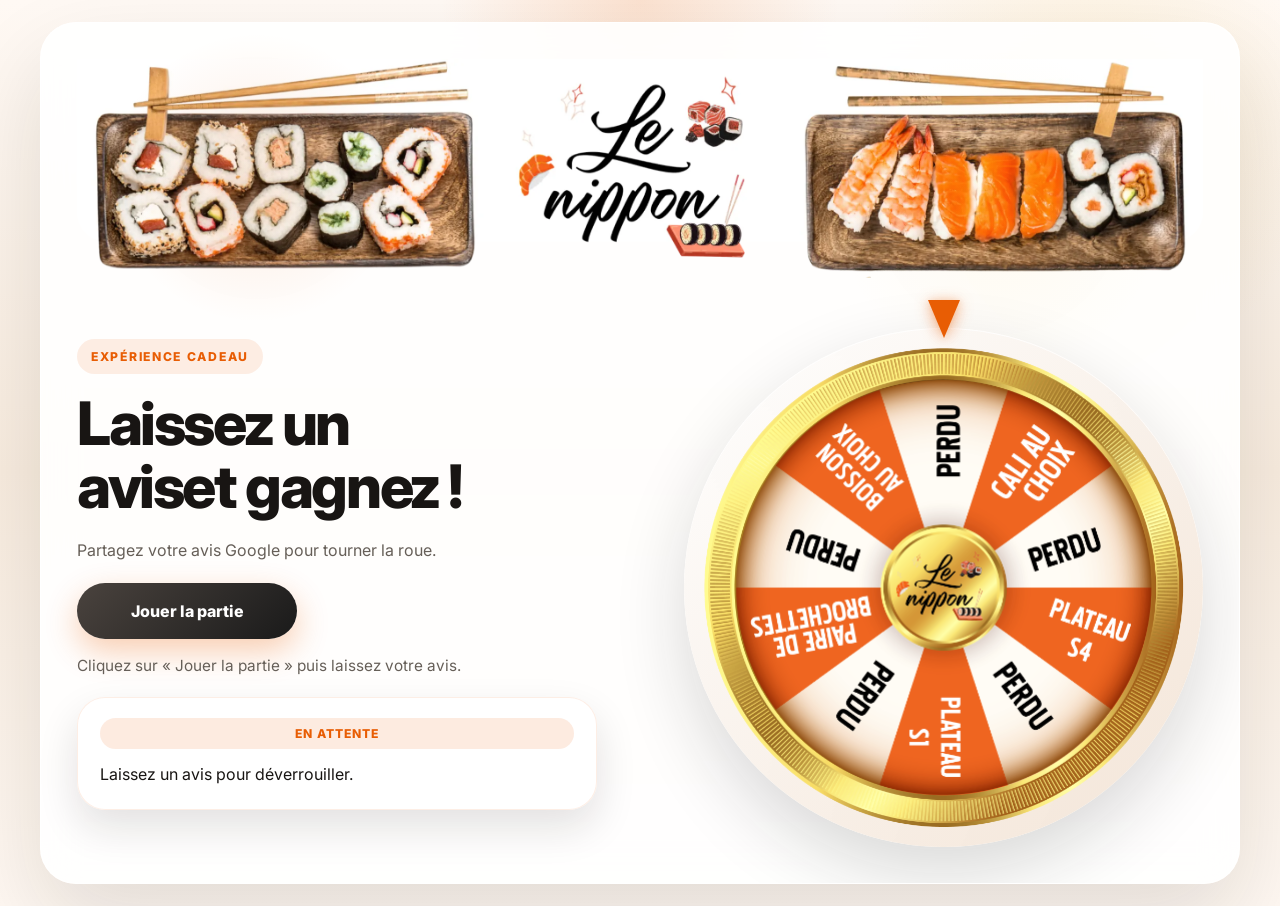
<file: spin-win/index.html>
﻿<!DOCTYPE html>
<html lang="fr">
<head>
  <meta charset="UTF-8" />
  <meta name="viewport" content="width=device-width, initial-scale=1.0" />
  <title>Le Nippon - Expérience Cadeau</title>
  <link rel="preconnect" href="https://fonts.googleapis.com" />
  <link rel="preconnect" href="https://fonts.gstatic.com" crossorigin />
  <link href="https://fonts.googleapis.com/css2?family=Inter:wght@400;500;600;700;800&display=swap" rel="stylesheet" />
  <link rel="stylesheet" href="style.css" />
</head>
<body>
  <main class="page-shell">
    <section class="hero">
      <div class="hero-banner">
        <img src="assets/banner web site x.webp" alt="Bannière Le Nippon" />
      </div>

      <div class="hero-grid">
        <div class="hero-copy">
          <span class="eyebrow">Expérience cadeau</span>
          <h1>Laissez un avis<br class="line-break-mobile" /><span class="nowrap-text">et gagnez !</span></h1>
          <p class="hero-lead">Partagez votre avis Google pour tourner la roue.</p>

          <div class="action-stack">
            <button id="playButton" class="primary-button locked" type="button" aria-describedby="statusText">
              Spin verrouillé
            </button>
            <p class="helper-text" id="helperText">
              Laissez un avis Google pour jouer.
            </p>
          </div>

          <div class="status-card" id="statusCard">
            <div class="status-pill" id="statusPill">En attente</div>
            <p id="statusText">
              Cliquez pour commencer.
            </p>
          </div>
        </div>

        <div class="experience-panel">
          <div class="wheel-shell">
            <div class="wheel-aura"></div>
            <div class="pointer" aria-hidden="true"></div>
            <div class="wheel-frame">
              <canvas id="wheelCanvas" class="wheel" width="720" height="720" aria-label="Roue de la chance"></canvas>
              <div class="wheel-center">
                <span>Le Nippon</span>
              </div>
            </div>
          </div>

          <section class="result-card hidden" id="resultCard" aria-live="polite">
            <div class="result-badge" id="resultBadge">Résultat</div>
            <h2 id="resultTitle">Résultat</h2>
            <p id="resultDescription">
              Votre résultat apparaîtra ici.
            </p>

            <div class="voucher hidden" id="voucherCard">
              <div class="voucher-header">
                <span class="voucher-label">Digital Voucher</span>
                <span class="voucher-warning">Non-Reusable</span>
              </div>
              <div class="voucher-id-wrap">
                <span class="voucher-id-label">Votre Gain</span>
                <strong id="voucherId" class="voucher-id">---</strong>
              </div>
              <p class="voucher-instruction">Montrez cet écran à l'employé pour recevoir votre gain.</p>
            </div>

            <div class="result-history hidden" id="resultHistory">
              <span class="history-label">Résultat sauvegardé sur cet appareil</span>
            </div>
          </section>
        </div>
      </div>
    </section>
  </main>

  <div class="modal-backdrop hidden" id="modalBackdrop" aria-hidden="true">
    <div class="modal-card" role="dialog" aria-modal="true" aria-labelledby="modalTitle">
      <button class="close-button" id="closeModal" aria-label="Fermer">×</button>
      <div class="modal-icon">★</div>
      <h2 id="modalTitle">Laissez un avis</h2>
      <p class="modal-copy">
        Cliquez sur « Notez sur Google » pour laisser votre avis.
      </p>

      <ol class="instruction-list">
        <li>Laissez-nous un avis</li>
        <li>Revenez sur cette page</li>
        <li>Faites tourner la roue !</li>
      </ol>

      <div class="listening-state hidden" id="listeningState">
        <div class="listening-dot"></div>
        <div>
          <strong>En attente</strong>
          <p>Revenez après votre avis.</p>
        </div>
      </div>

      <div class="success-state hidden" id="successState">
        <strong>Avis reçu</strong>
        <p>La roue est déverrouillée.</p>
      </div>

      <div class="modal-actions">
        <a
          id="reviewButton"
          class="secondary-button"
          href="https://search.google.com/local/writereview?placeid=ChIJ7eN5L7LByRIRcTJEj6n2t_0"
          target="_blank"
          rel="noopener noreferrer"
        >
          Notez sur Google
        </a>
      </div>

      <div class="screenshot-reminder">
        <p>📸 <strong>Important:</strong> Après avoir laissé votre avis, veuillez prendre une capture d'écran et la montrer à l'employé pour recevoir votre prix.</p>
      </div>
    </div>
  </div>

  <div id="confettiContainer" class="confetti-container" aria-hidden="true"></div>

  <script src="script.js"></script>
</body>
</html>
</file>
<file: spin-win/style.css>
:root {
  color-scheme: light;
  --bg: #f7efe7;
  --surface: rgba(255, 252, 247, 0.88);
  --surface-strong: #fffaf5;
  --surface-soft: rgba(255, 244, 232, 0.72);
  --text: #181513;
  --text-muted: #665f58;
  --accent: #e85d04;
  --accent-strong: #c44b04;
  --charcoal: #1a1a1a;
  --gold: #f4c95d;
  --success: #1f8f62;
  --border: rgba(24, 21, 19, 0.08);
  --shadow-xl: 0 28px 80px rgba(28, 20, 14, 0.16);
  --shadow-lg: 0 18px 40px rgba(28, 20, 14, 0.12);
  --shadow-md: 0 12px 24px rgba(28, 20, 14, 0.08);
  --radius-xl: 36px;
  --radius-lg: 28px;
  --radius-md: 20px;
  --container: 1200px;
}

* {
  box-sizing: border-box;
}

html {
  scroll-behavior: smooth;
}

body {
  margin: 0;
  min-height: 100vh;
  font-family: 'Inter', system-ui, -apple-system, BlinkMacSystemFont, "Segoe UI", sans-serif;
  color: var(--text);
  background:
    radial-gradient(circle at top, rgba(232, 93, 4, 0.15), transparent 18%),
    radial-gradient(circle at 85% 15%, rgba(244, 201, 93, 0.2), transparent 18%),
    linear-gradient(180deg, #fff9f4 0%, #f8ecdf 52%, #fff8f2 100%);
}

button,
a,
canvas {
  -webkit-tap-highlight-color: transparent;
}

button {
  font: inherit;
}

img {
  display: block;
  max-width: 100%;
}

.hidden {
  display: none !important;
}

.page-shell {
  min-height: 100vh;
  padding: 22px;
}

.hero {
  position: relative;
  overflow: hidden;
  max-width: var(--container);
  margin: 0 auto;
  padding: 36px;
  border-radius: var(--radius-xl);
  background: rgba(255, 255, 255, 0.9);
  border: 1px solid rgba(255, 255, 255, 0.9);
  box-shadow: 0 40px 90px rgba(24, 21, 19, 0.12);
  backdrop-filter: blur(18px);
}

.hero::before {
  content: "";
  position: absolute;
  inset: 0;
  background:
    radial-gradient(circle at 18% 18%, rgba(232, 93, 4, 0.12), transparent 12%),
    radial-gradient(circle at 80% 22%, rgba(244, 201, 93, 0.08), transparent 14%);
  pointer-events: none;
}

.hero-decor {
  position: absolute;
  z-index: 0;
  pointer-events: none;
}

.hero-decor img {
  display: block;
  width: 100%;
  height: auto;
  object-fit: cover;
}

.hero-decor-1 {
  top: -24px;
  left: -28px;
  width: 260px;
}

.hero-decor-2 {
  bottom: -24px;
  right: -28px;
  width: 240px;
}

.hero-banner {
  width: 100%;
  margin-bottom: 18px;
}

.hero-banner img {
  width: 100%;
  height: auto;
  display: block;
  object-fit: contain;
  background: transparent;
}

.hero-grid {
  display: grid;
  grid-template-columns: minmax(0, 1.05fr) minmax(340px, 0.95fr);
  gap: 34px;
  align-items: center;
}

.hero-copy {
  position: relative;
  z-index: 1;
  display: flex;
  flex-direction: column;
  gap: 18px;
  max-width: 520px;
}

.hero-lead {
  margin: 0;
  max-width: 48ch;
  font-size: 1rem;
  color: var(--text-muted);
  line-height: 1.8;
}

.eyebrow {
  display: inline-flex;
  align-self: flex-start;
  padding: 10px 14px;
  border-radius: 999px;
  background: rgba(232, 93, 4, 0.1);
  color: var(--accent);
  font-size: 0.76rem;
  font-weight: 800;
  letter-spacing: 0.14em;
  text-transform: uppercase;
}

h1 {
  margin: 0;
  font-family: 'Inter', system-ui, -apple-system, BlinkMacSystemFont, "Segoe UI", sans-serif;
  font-size: clamp(2.2rem, 4.8vw, 3.75rem);
  font-weight: 800;
  line-height: 1.05;
  letter-spacing: -0.04em;
  max-width: 13ch;
  overflow-wrap: break-word;
}

@media (max-width: 640px) {
  /* Ensure the hero copy section centers its content */
  .hero-copy {
    align-items: center; /* Centers flex items horizontally */
    text-align: center;  /* Centers text inside elements */
  }

  /* Force center alignment for specific text elements on mobile */
  .hero-copy h1,
  .hero-copy .hero-lead,
  .hero-copy .helper-text,
  .hero-copy #statusText,
  .hero-copy .eyebrow {
    text-align: center;
    margin-left: auto;
    margin-right: auto;
  }

  /* Ensure the action stack (button + helper text) is centered */
  .action-stack {
    align-items: center;
    width: 100%;
  }

  /* Ensure the status card text is also centered if it looks off */
  .status-card {
    text-align: center;
    align-items: center;
  }
  
  /* Optional: Adjust max-width of headings to prevent awkward line breaks */
  h1 {
    max-width: 100%; /* Allow full width but keep text centered */
  }
}

.nowrap-text {
  white-space: nowrap;
}

.line-break-mobile {
  display: none;
}

.lead,
#statusText,
.modal-copy,
.voucher-note,
.helper-text,
.instruction-list,
.success-state p,
.listening-state p,
.result-description {
  line-height: 1.7;
}

.lead {
  margin: 0;
  max-width: 58ch;
  font-size: 1.04rem;
  color: var(--text-muted);
}

.action-stack {
  display: flex;
  flex-direction: column;
  align-items: flex-start;
  gap: 14px;
}

.helper-text {
  margin: 0;
  color: var(--text-muted);
  font-size: 0.96rem;
  max-width: 48ch;
}


@keyframes fadeInUp {
  from {
    opacity: 0;
    transform: translateY(30px);
  }
  to {
    opacity: 1;
    transform: translateY(0);
  }
}

.primary-button,
.secondary-button,
.close-button {
  border: none;
  border-radius: 999px;
  transition:
    transform 0.3s cubic-bezier(0.23, 1, 0.320, 1),
    box-shadow 0.3s ease,
    background-color 0.3s ease,
    opacity 0.3s ease,
    border-color 0.3s ease;
}

.primary-button,
.secondary-button {
  cursor: pointer;
  text-decoration: none;
  font-weight: 800;
}

.primary-button {
  min-width: 220px;
  padding: 18px 28px;
  color: #fff;
  background: linear-gradient(135deg, #e85d04 0%, #c44b04 100%);
  box-shadow: 0 12px 32px rgba(232, 93, 4, 0.3);
  font-weight: 800;
}

.primary-button.locked {
  background: linear-gradient(135deg, #4a433e 0%, #1a1a1a 100%);
}

.primary-button.unlocked {
  background: linear-gradient(135deg, var(--accent) 0%, var(--accent-strong) 100%);
  box-shadow:
    0 24px 42px rgba(232, 93, 4, 0.28),
    0 0 0 0 rgba(232, 93, 4, 0.28);
}

.primary-button.ready {
  animation: pulseGlow 1.9s ease-in-out infinite;
}

.primary-button.spent {
  background: linear-gradient(135deg, #c8c2bb 0%, #aea69d 100%);
  color: rgba(24, 21, 19, 0.82);
  box-shadow: none;
  cursor: not-allowed;
}

.primary-button:not(.spent):hover,
.secondary-button:hover,
.close-button:hover {
  transform: translateY(-2px);
}

.secondary-button {
  display: inline-flex;
  align-items: center;
  justify-content: center;
  min-width: 220px;
  padding: 15px 24px;
  color: #fff;
  background: linear-gradient(135deg, var(--charcoal) 0%, #2e2e2e 100%);
  box-shadow: 0 18px 34px rgba(26, 26, 26, 0.16);
}

.status-card,
.result-card,
.modal-card {
  border: 1px solid rgba(232, 93, 4, 0.1);
  box-shadow: var(--shadow-lg);
  transition: all 0.3s ease;
}

.status-card {
  display: grid;
  gap: 12px;
  padding: 20px 22px;
  border-radius: var(--radius-lg);
  background: rgba(255, 255, 255, 0.9);
  border: 1px solid rgba(232, 93, 4, 0.1);
  transition: all 0.3s ease;
}

.status-pill,
.result-badge,
.history-label,
.voucher-label,
.voucher-warning {
  display: inline-flex;
  align-items: center;
  justify-content: center;
  align-self: flex-start;
  border-radius: 999px;
  font-size: 0.76rem;
  font-weight: 800;
  letter-spacing: 0.08em;
  text-transform: uppercase;
}

.status-pill {
  padding: 8px 12px;
  background: rgba(232, 93, 4, 0.12);
  color: var(--accent);
}

.status-card p {
  margin: 0;
  color: var(--text);
}

.experience-panel {
  position: relative;
  z-index: 1;
  display: grid;
  gap: 22px;
}

.wheel-shell {
  position: relative;
  padding-top: 26px;
  display: grid;
  place-items: center;
}

.wheel-aura {
  position: absolute;
  inset: 16% 10% 10%;
  border-radius: 50%;
  background:
    radial-gradient(circle, rgba(244, 201, 93, 0.18), transparent 56%),
    radial-gradient(circle, rgba(232, 93, 4, 0.16), transparent 72%);
  filter: blur(16px);
  z-index: 0;
}

.wheel-frame {
  position: relative;
  z-index: 1;
  width: min(100%, 520px);
  aspect-ratio: 1;
  border-radius: 50%;
  padding: 18px;
  background:
    linear-gradient(135deg, rgba(255, 255, 255, 0.92), rgba(243, 228, 214, 0.98)),
    linear-gradient(180deg, rgba(255, 255, 255, 0.48), rgba(255, 255, 255, 0));
  box-shadow:
    inset 0 1px 0 rgba(255, 255, 255, 0.8),
    0 28px 70px rgba(26, 26, 26, 0.16);
}

.wheel {
  width: 100%;
  height: 100%;
  display: block;
  border-radius: 50%;
  transform: rotate(0deg);
  will-change: transform;
}

.wheel-center {
  display: none !important;
}

.wheel-center span {
  display: none !important;
}

.pointer {
  position: absolute;
  top: -2px;
  z-index: 2;
  width: 0;
  height: 0;
  border-left: 16px solid transparent;
  border-right: 16px solid transparent;
  border-top: 38px solid #e85d04;
  filter: drop-shadow(0 3px 8px rgba(232, 93, 4, 0.4)) drop-shadow(0 1px 3px rgba(232, 93, 4, 0.2));
}

.result-card {
  display: grid;
  gap: 14px;
  padding: 24px;
  border-radius: var(--radius-lg);
  background: rgba(255, 255, 255, 0.88);
  transform: translateY(0);
  animation: riseIn 420ms ease;
  border: 1px solid rgba(232, 93, 4, 0.1);
  transition: all 0.3s ease;
}

.result-card:hover {
  box-shadow: 0 24px 48px rgba(232, 93, 4, 0.15);
  transform: translateY(-2px);
}

.result-badge {
  padding: 8px 12px;
  background: rgba(26, 26, 26, 0.08);
  color: var(--charcoal);
}

.result-card h2 {
  margin: 0;
  font-size: clamp(1.5rem, 3vw, 2rem);
  line-height: 1.05;
}

.result-card p {
  margin: 0;
  color: var(--text-muted);
}

.result-history {
  padding-top: 6px;
}

.history-label {
  padding: 8px 12px;
  background: rgba(26, 26, 26, 0.06);
  color: rgba(26, 26, 26, 0.72);
}

.voucher {
  display: grid;
  gap: 16px;
  padding: 18px;
  margin-top: 4px;
  border-radius: 22px;
  background:
    linear-gradient(135deg, rgba(26, 26, 26, 0.96), rgba(52, 45, 40, 0.94)),
    linear-gradient(180deg, rgba(255, 255, 255, 0.08), rgba(255, 255, 255, 0));
  color: #fff;
  overflow: hidden;
  position: relative;
  justify-items: center;
  mask-image: radial-gradient(circle at 0 50%, transparent 15px, black 16px), radial-gradient(circle at 100% 50%, transparent 15px, black 16px);
  mask-composite: intersect;
  -webkit-mask-image: radial-gradient(circle at 0 50%, transparent 15px, black 16px), radial-gradient(circle at 100% 50%, transparent 15px, black 16px);
  -webkit-mask-composite: source-in;
}

.voucher-instruction {
  margin: 8px 0 0 0;
  padding: 0;
  color: #ffffff !important;
  font-size: 0.95rem;
  line-height: 1.5;
  text-align: center;
  font-weight: 500;
  position: relative;
  z-index: 1;
}

.voucher::before {
  content: "";
  position: absolute;
  top: 0;
  left: 0;
  right: 0;
  bottom: 0;
  background: linear-gradient(45deg, transparent 20%, rgba(0, 0, 0, 0.6) 40%, rgba(0, 0, 0, 0.6) 60%, transparent 80%);
  filter: blur(40px);

  pointer-events: none;
  animation: darkShimmer 4s linear infinite;
}



.voucher::before {
  left: -14px;
}

.voucher::after {
  right: -14px;
}

.voucher-header {
  display: flex;
  justify-content: center;
  gap: 12px;
  flex-wrap: wrap;
  position: relative;
  z-index: 1;
}

.voucher-label {
  padding: 8px 12px;
  background: rgba(255, 255, 255, 0.14);
  color: #fff;
}

.voucher-warning {
  padding: 8px 12px;
  background: rgba(232, 93, 4, 0.16);
  color: #ffdcbf;
}

.voucher-id-wrap {
  display: flex;
  justify-content: space-between;
  align-items: center;
  gap: 12px;
}

.voucher-id-label {
  font-size: 0.84rem;
  color: #ffffff;
  text-align: center;
  position: relative;
  z-index: 1;
}

.voucher-id {
  font-size: clamp(1.35rem, 4vw, 2rem);
  letter-spacing: 0.16em;
  text-align: center;
  position: relative;
  z-index: 1;
  background: linear-gradient(90deg, #f4c95d, #ffffff, #f4c95d);
  background-size: 200% 100%;
  background-clip: text;
  -webkit-background-clip: text;
  -webkit-text-fill-color: transparent;
  animation: shimmer 3s infinite;
}

.modal-backdrop {
  position: fixed;
  inset: 0;
  z-index: 20;
  display: grid;
  place-items: center;
  padding: 22px;
  background: rgba(24, 21, 19, 0.42);
  backdrop-filter: blur(12px);
  animation: fadeIn 0.3s ease forwards;
}

.modal-backdrop.hidden {
  animation: fadeOut 0.3s ease forwards;
}

.modal-card {
  position: relative;
  width: min(560px, 100%);
  display: grid;
  gap: 18px;
  padding: 30px;
  border-radius: 30px;
  background: linear-gradient(180deg, #fffdf9, #fff6ef);
}

.close-button {
  position: absolute;
  top: 16px;
  right: 16px;
  width: 42px;
  height: 42px;
  padding: 0;
  display: grid;
  place-items: center;
  border-radius: 50%;
  background: rgba(26, 26, 26, 0.06);
  color: var(--charcoal);
  cursor: pointer;
  font-size: 1.4rem;
}

.modal-icon {
  width: 60px;
  height: 60px;
  border-radius: 18px;
  display: grid;
  place-items: center;
  background: linear-gradient(135deg, rgba(232, 93, 4, 0.18), rgba(244, 201, 93, 0.22));
  color: var(--accent);
  font-size: 1.7rem;
}

.modal-card h2 {
  margin: 0;
  font-size: clamp(1.6rem, 3vw, 2.15rem);
  line-height: 1.08;
}

.modal-copy {
  margin: 0;
  color: var(--text-muted);
}

.instruction-list {
  margin: 0;
  padding-left: 1.2rem;
  color: var(--text-muted);
}

.instruction-list li + li {
  margin-top: 12px;
}

.listening-state,
.success-state {
  display: flex;
  align-items: flex-start;
  gap: 14px;
  padding: 16px 18px;
  border-radius: 20px;
}

.listening-state {
  background: rgba(26, 26, 26, 0.05);
  color: var(--charcoal);
}

.success-state {
  background: rgba(31, 143, 98, 0.12);
  color: #15694a;
}

.listening-state strong,
.success-state strong {
  display: block;
  margin-bottom: 4px;
}

.listening-state p,
.success-state p {
  margin: 0;
}

.listening-dot {
  width: 12px;
  height: 12px;
  margin-top: 6px;
  border-radius: 50%;
  background: var(--accent);
  box-shadow: 0 0 0 0 rgba(232, 93, 4, 0.36);
  animation: listeningPulse 1.4s ease-in-out infinite;
}

.modal-actions {
  display: flex;
  justify-content: flex-start;
  margin-top: 4px;
}

.screenshot-reminder {
  padding: 12px 16px;
  border-radius: 12px;
  background: rgba(232, 93, 4, 0.1);
  border-left: 4px solid var(--accent);
  margin-top: 8px;
}

.screenshot-reminder p {
  margin: 0;
  font-size: 0.9rem;
  color: var(--text);
  line-height: 1.5;
}

.confetti-container {
  position: fixed;
  inset: 0;
  overflow: hidden;
  pointer-events: none;
  z-index: 30;
}

.confetti-piece {
  position: absolute;
  opacity: 0;
  border-radius: 4px;
  transform: translate3d(0, 0, 0) rotate(0deg);
  animation-name: confettiFall;
  animation-timing-function: cubic-bezier(0.15, 0.8, 0.3, 1);
  animation-fill-mode: forwards;
  will-change: transform, opacity;
}

@keyframes pulseGlow {
  0%,
  100% {
    transform: translateY(0);
    box-shadow:
      0 24px 42px rgba(232, 93, 4, 0.28),
      0 0 0 0 rgba(232, 93, 4, 0.34);
  }
  50% {
    transform: translateY(-1px);
    box-shadow:
      0 28px 46px rgba(232, 93, 4, 0.34),
      0 0 0 16px rgba(232, 93, 4, 0);
  }
}

@keyframes listeningPulse {
  0% {
    box-shadow: 0 0 0 0 rgba(232, 93, 4, 0.34);
  }
  70% {
    box-shadow: 0 0 0 12px rgba(232, 93, 4, 0);
  }
  100% {
    box-shadow: 0 0 0 0 rgba(232, 93, 4, 0);
  }
}

@keyframes confettiFall {
  0% {
    opacity: 1;
    transform: translate3d(0, 0, 0) rotate(0deg);
  }
  100% {
    opacity: 0;
    transform: translate3d(var(--drift), 112vh, 0) rotate(var(--spin));
  }
}

@keyframes riseIn {
  from {
    opacity: 0;
    transform: translateY(12px);
  }
  to {
    opacity: 1;
    transform: translateY(0);
  }
}

@keyframes fadeIn {
  from {
    opacity: 0;
    backdrop-filter: blur(0px);
  }
  to {
    opacity: 1;
    backdrop-filter: blur(12px);
  }
}

@keyframes fadeOut {
  from {
    opacity: 1;
    backdrop-filter: blur(12px);
  }
  to {
    opacity: 0;
    backdrop-filter: blur(0px);
  }
}

@keyframes shimmer {
  0% {
    background-position: -200% 0;
  }
  100% {
    background-position: 200% 0;
  }
}

@keyframes darkShimmer {
  0% {
    transform: translateX(-100%);
  }
  100% {
    transform: translateX(100%);
  }
}

@media (max-width: 1024px) {
  .page-shell {
    padding: 18px;
  }

  .hero {
    padding: 28px 24px 24px;
  }

  .hero-logo {
    margin-bottom: 20px;
  }

  .hero-grid {
    grid-template-columns: 1fr;
    gap: 18px;
  }

  .hero-copy {
    order: 2;
    gap: 14px;
  }

  .experience-panel {
    order: 1;
    gap: 16px;
  }

  h1,
  .lead,
  .helper-text {
    max-width: none;
  }

  h1 {
    font-size: clamp(2rem, 5vw, 3.2rem);
    line-height: 1;
  }

  .lead {
    font-size: 0.98rem;
  }

  .helper-text {
    font-size: 0.92rem;
    line-height: 1.55;
  }

  .action-stack {
    gap: 12px;
  }

  .status-card {
    gap: 10px;
    padding: 18px 18px;
  }

  .wheel-shell {
    padding-top: 18px;
  }

  .wheel-frame {
    width: min(100%, 500px);
    padding: 16px;
  }

}

@media (max-width: 640px) {
  .page-shell {
    padding: 12px;
  }

  .hero {
    padding: 16px 14px 18px;
    border-radius: 28px;
  }

  .hero-logo {
    margin-bottom: 14px;
  }

  .hero-logo img {
    width: clamp(104px, 30vw, 142px);
  }

  .hero-grid {
    gap: 12px;
    grid-template-columns: 1fr;
  }

  .hero-copy {
    text-align: center;
    align-items: center;
    justify-content: center;
    margin: 0 auto;
    gap: 11px;
    max-width: 100%;
  }

  .hero-copy h1,
  .hero-copy .hero-lead,
  .hero-copy .helper-text,
  .hero-copy #statusText {
    text-align: center;
  }

  .eyebrow,
  .status-pill,
  .result-badge,
  .history-label {
    align-self: center;
  }

  .eyebrow {
    padding: 8px 12px;
    font-size: 0.68rem;
    letter-spacing: 0.12em;
  }

  h1 {
    font-size: clamp(1.78rem, 8.2vw, 2.45rem);
    line-height: 1.02;
    max-width: 11ch;
  }

  .lead {
    font-size: 0.94rem;
    line-height: 1.6;
  }

  .helper-text {
    font-size: 0.86rem;
    line-height: 1.5;
    max-width: 34ch;
  }

  .line-break-mobile {
    display: block;
  }

  .nowrap-text {
    white-space: nowrap;
  }

  .hero-decor {
    display: none;
  }

  .action-stack,
  .modal-actions {
    width: 100%;
  }

  .action-stack {
    gap: 10px;
  }

  .primary-button,
  .secondary-button {
    width: 100%;
    min-width: 0;
  }

  .primary-button {
    padding: 16px 22px;
  }

  .secondary-button {
    padding: 14px 20px;
  }

  .status-card,
  .result-card,
  .modal-card {
    padding: 18px;
    border-radius: 22px;
  }

  .status-card {
    gap: 8px;
    padding: 14px 14px;
  }

  .status-pill {
    padding: 7px 10px;
    font-size: 0.68rem;
  }

  .status-card p {
    font-size: 0.92rem;
    line-height: 1.55;
  }

  .experience-panel {
    gap: 14px;
  }

  .wheel-shell {
    padding-top: 12px;
  }

  .wheel-aura {
    inset: 12% 6% 8%;
    filter: blur(14px);
  }

  .wheel-frame {
    width: min(100%, 94vw);
    max-width: 420px;
    padding: 12px;
    box-shadow:
      inset 0 1px 0 rgba(255, 255, 255, 0.8),
      0 20px 48px rgba(26, 26, 26, 0.14);
  }

  .pointer {
    border-left-width: 14px;
    border-right-width: 14px;
    border-top-width: 28px;
  }

  .voucher-header {
    flex-direction: row;
    justify-content: space-between;
    align-items: center;
  }

  .voucher-id {
    letter-spacing: 0.1em;
  }

  .hero-spotlight {
    padding: 20px;
  }

  .spotlight-grid {
    grid-template-columns: repeat(2, minmax(0, 1fr));
    gap: 12px;
  }

  .gallery-grid {
    grid-template-columns: repeat(auto-fit, minmax(160px, 1fr));
    gap: 16px;
  }

  .gallery-card {
    border-radius: 16px;
  }

  .section-title {
    font-size: clamp(1.5rem, 4vw, 2.2rem);
  }

  .gallery-section {
    padding: 60px 0;
  }

  .section-header {
    margin-bottom: 36px;
  }
}

@media (max-width: 420px) {
  body {
    background:
      radial-gradient(circle at top, rgba(232, 93, 4, 0.12), transparent 26%),
      linear-gradient(180deg, #fff9f4 0%, #f8ecdf 52%, #fff8f2 100%);
  }

  .hero {
    padding: 14px 12px 16px;
  }

  .hero-logo {
    margin-bottom: 10px;
  }

  h1 {
    font-size: 1.66rem;
  }

  .lead,
  .helper-text,
  #statusText,
  .modal-copy,
  .voucher-note {
    font-size: 0.9rem;
  }

  .helper-text {
    max-width: 30ch;
  }

  .status-card,
  .result-card {
    padding: 14px;
  }

  .modal-card {
    padding-top: 54px;
  }

  .wheel-shell {
    padding-top: 8px;
  }

  .wheel-frame {
    width: min(100%, 96vw);
    padding: 10px;
  }

  .wheel-center {
    width: 28%;
    height: 28%;
  }

  .wheel-center span {
    font-size: 0.52rem;
  }
}
</file>
